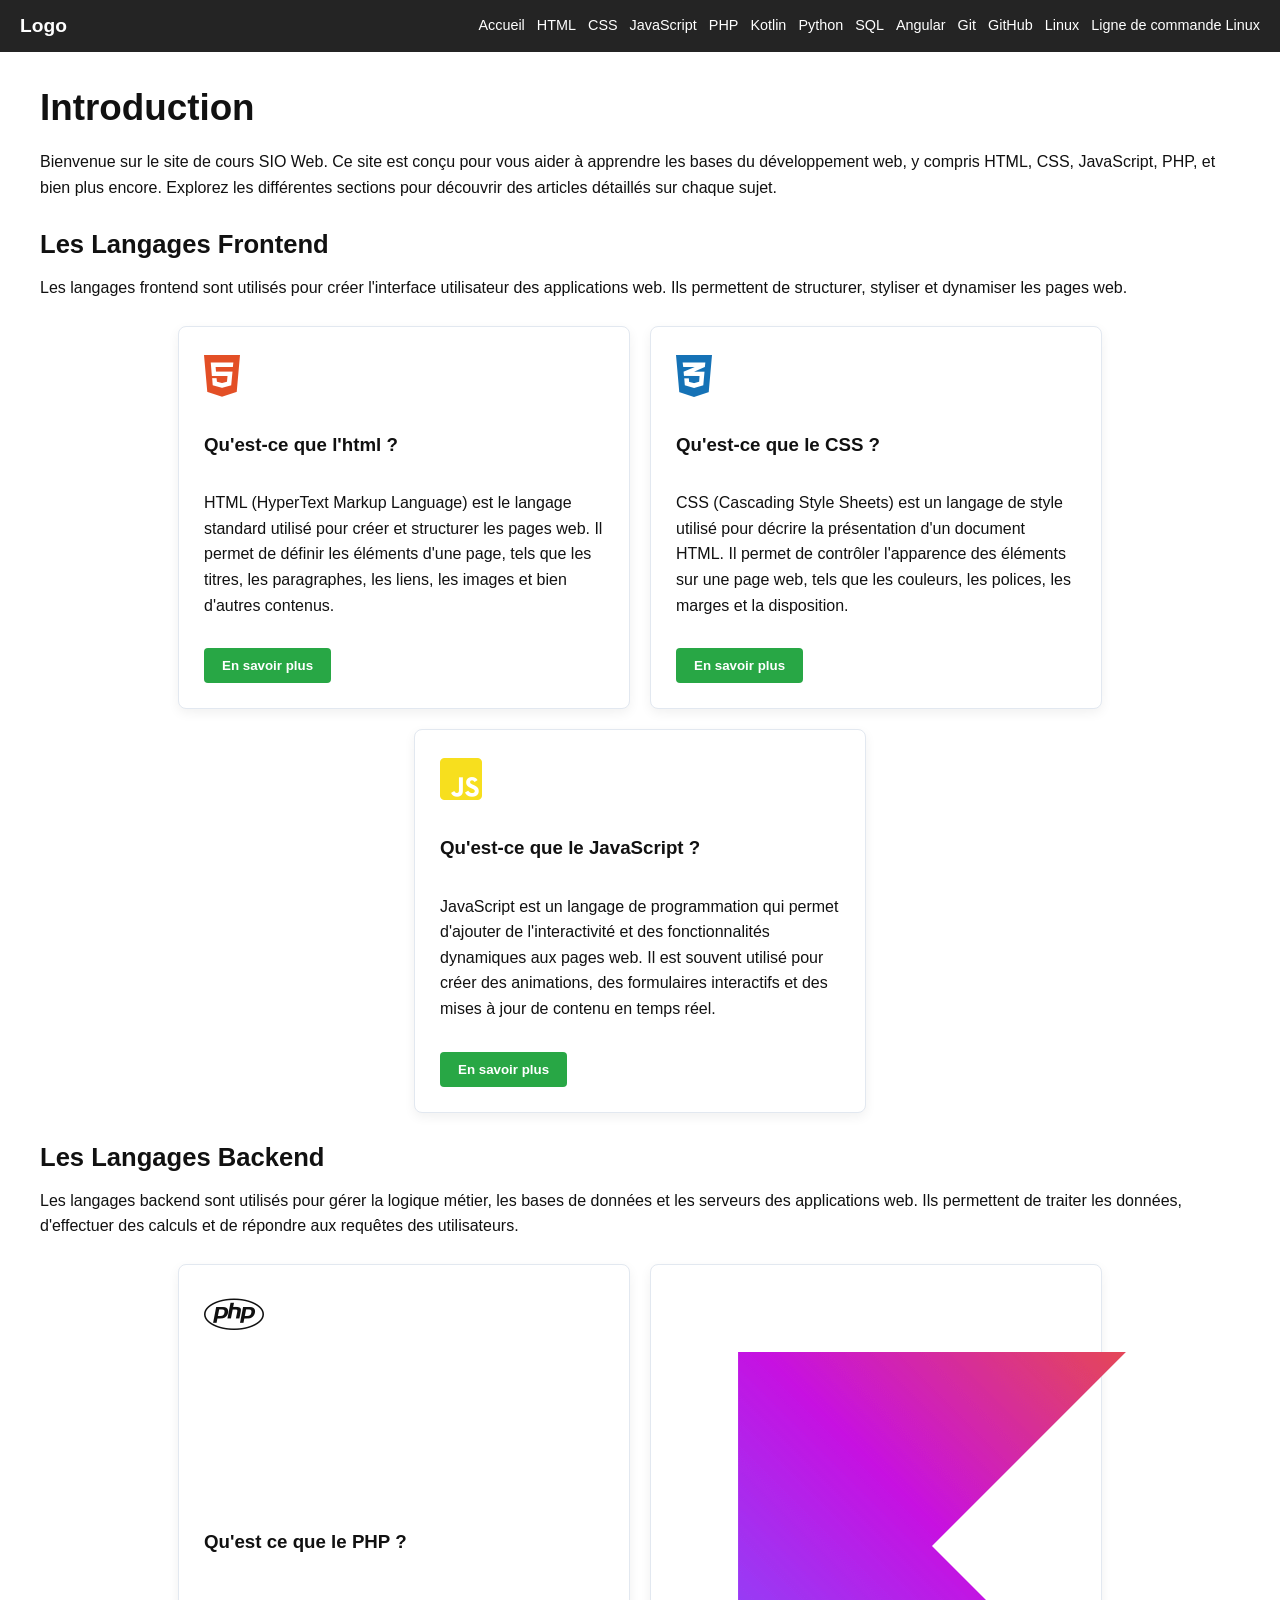
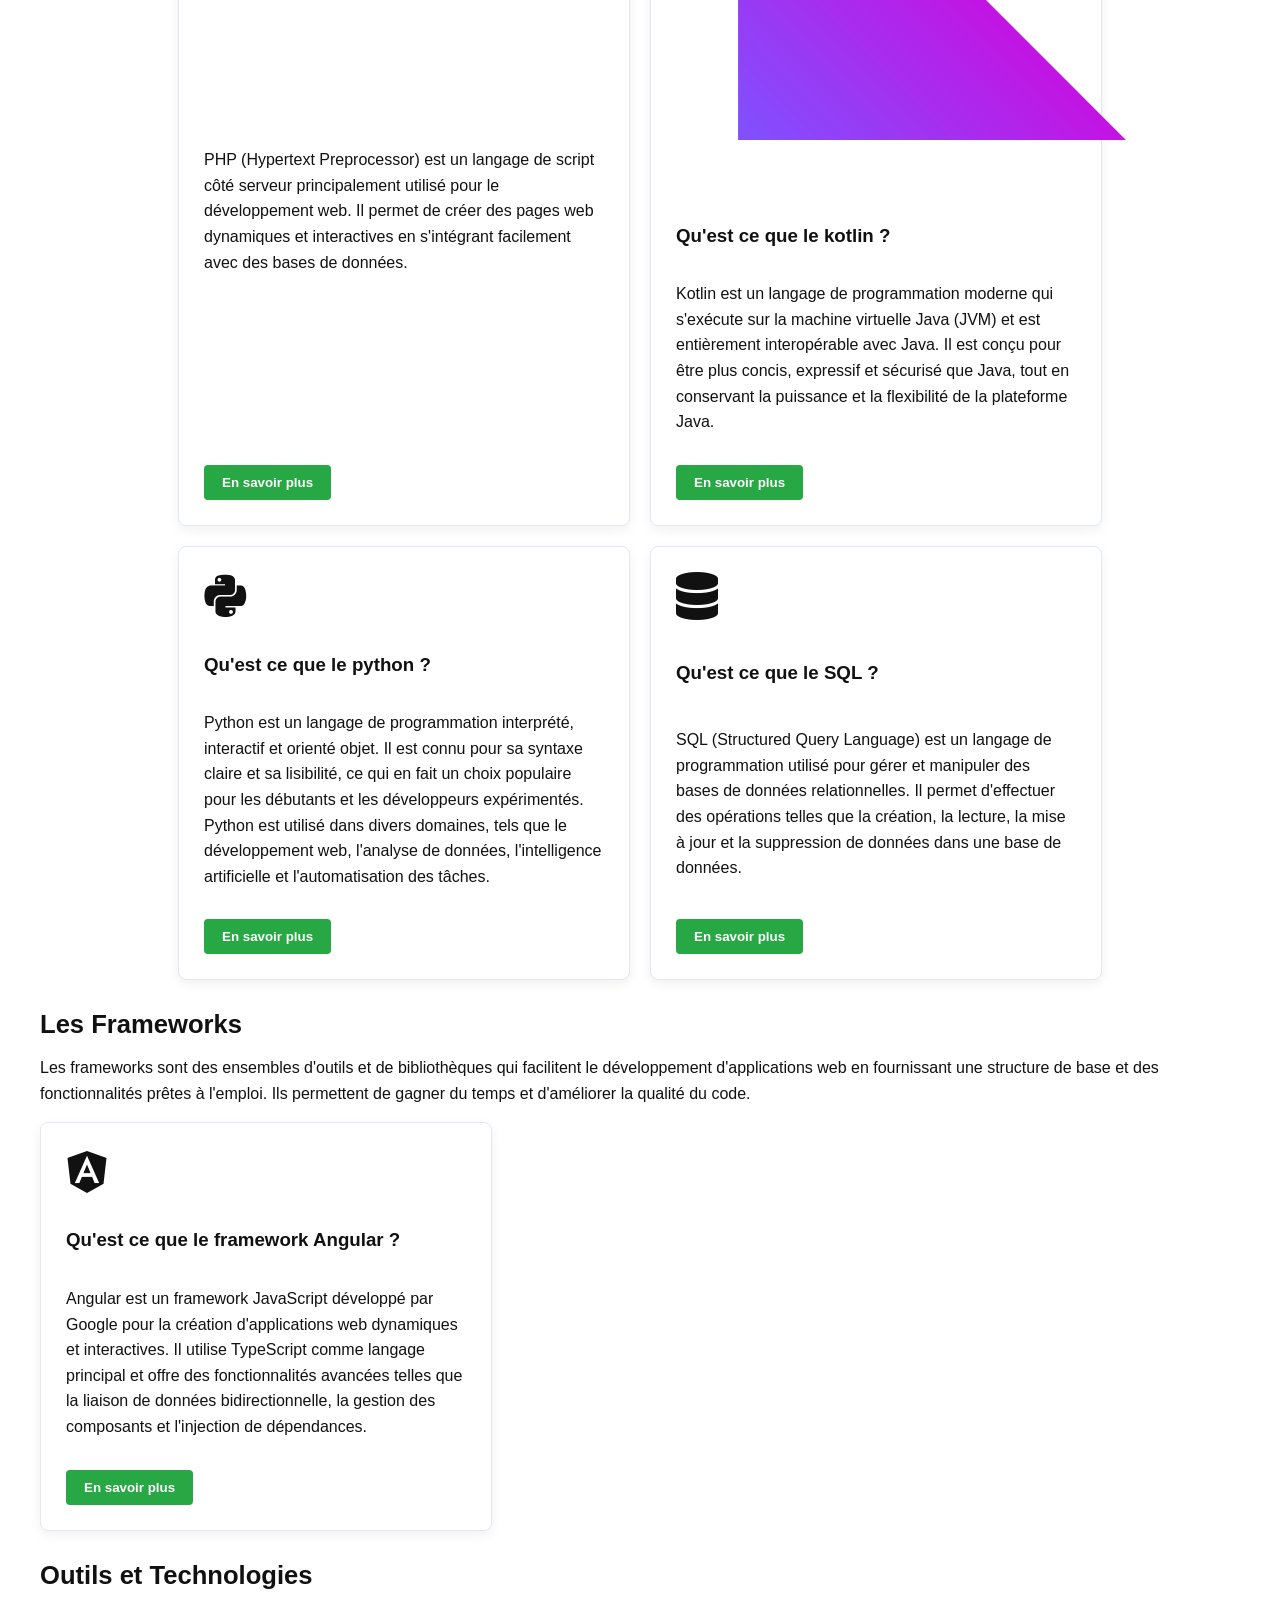
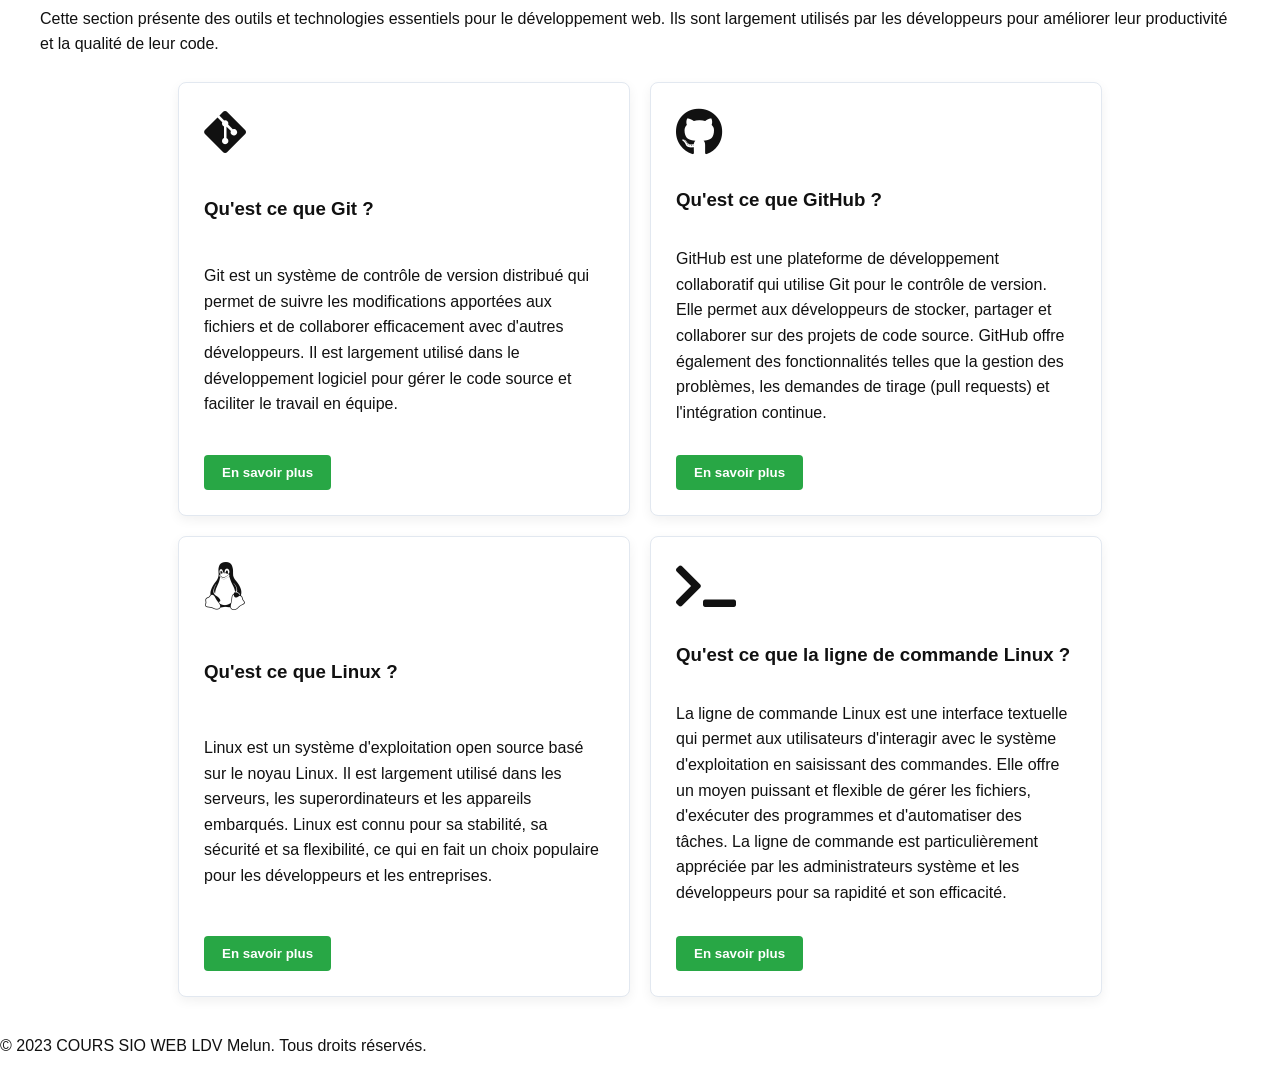
<file: index.html>
<!DOCTYPE html>

<html lang="fr">
  <head>
    <!-- commentaires en html : avec win CTRL + / en linux CTRL+SHIFT+/ (/ à droite de la barre d'espace)-->
    <!--
    le header: 
    Ce composant représente l'en-tête principal de l'application. 
    Il inclut généralement le logo, la navigation principale, et éventuellement des actions utilisateur 
    telles que la connexion ou l'accès au profil. 
    Utilisez ce composant pour afficher les éléments de navigation globaux et renforcer l'identité visuelle de l'application.
-->

    <!--
    <meta charset="UTF-8" /> :
    Définit l'encodage des caractères du document en UTF-8, ce qui permet d'afficher correctement les caractères spéciaux et internationaux.
-->

    <!--
    <meta name="viewport" content="width=device-width, initial-scale=1.0" /> :
    Permet d'assurer que la page s'affiche correctement sur tous les appareils (responsive design) 
    en adaptant la largeur de la page à celle de l'écran de l'utilisateur.
-->
    <meta charset="UTF-8" />
    <meta name="viewport" content="width=device-width, initial-scale=1.0" />
    <link
      rel="shortcut icon"
      href="img/etudiant-diplome-64.png"
      type="image/x-icon"
    />
    <link
      rel="stylesheet"
      href="https://cdnjs.cloudflare.com/ajax/libs/font-awesome/5.15.4/css/all.min.css"
      integrity="sha512-1ycn6IcaQQ40/MKBW2W4Rhis/DbILU74C1vSrLJxCq57o941Ym01SwNsOMqvEBFlcgUa6xLiPY/NS5R+E6ztJQ=="
      crossorigin="anonymous"
      referrerpolicy="no-referrer"
    />
    <!--
      <link rel="stylesheet" href="style.css" /> :
      Lien vers la feuille de style CSS externe qui contient les styles pour la mise en page et l'apparence du site.
      Cela permet de séparer le contenu HTML de la présentation visuelle.-->
    <link rel="stylesheet" href="css/Global.css" />
    <title>COURS SIO WEB | Éléments technique du BTS SIO</title>
        <style>
      /* Force l'affichage horizontal des cartes */
      .d-flex.wrap { 
        display: flex !important;
        flex-direction: row !important; 
        flex-wrap: wrap !important;
        gap: 20px !important; 
        margin-top: 25px !important; 
      }

      /* Redimensionne et stylise les boîtes */
      article {
        background-color: #ffffff !important;
        border: 1px solid #e2e8f0 !important;
        border-radius: 8px !important;
        padding: 25px !important;
        flex: 1 1 300px !important; 
        max-width: 360px !important;
        box-shadow: 0 4px 12px rgba(0, 0, 0, 0.06) !important;
        display: flex !important;
        flex-direction: column !important;
        justify-content: space-between !important;
      }

      /* Aligne les liens du menu noir horizontalement */
      .menu {
        display: flex !important;
        gap: 12px !important;
      }

      /* Force l'affichage et la taille des icônes de couleur */
      .icon {
        font-size: 3rem !important;
        margin-bottom: 15px !important;
        display: block !important;
      }
    </style>

  </head>
  <body>
    <!--
      Le header (<header>) est la section d'en-tête de la page.
      Il contient généralement le titre principal, le logo, et la navigation principale du site.
      Ici, il accueille le titre "Bienvenue sur le site de cours" et le menu de navigation.
    -->
    <header>
      <!--
        La balise <nav> est utilisée pour définir une section de navigation dans le document.
        Elle contient des liens vers les différentes sections du site.
        Ici, elle inclut un logo, un menu de navigation et un menu burger pour les écrans plus petits.-->
      <nav>
        <!--
          La div avec la classe "logo" représente le logo du site.
          Elle peut contenir une image ou du texte qui sert d'identité visuelle pour le site.
          class :
          En CSS, une classe est un sélecteur qui permet d'appliquer des styles à un ou plusieurs éléments HTML portant une même classe. La classe est définie dans le CSS avec un point (.) suivi du nom de la classe.
          id :
          Un identifiant (id) est un sélecteur unique qui permet de cibler un élément HTML spécifique. Contrairement à une classe, un id doit être unique dans le document et est défini dans le CSS avec un dièse (#) suivi du nom de l'id.
          -->
        <div class="logo">Logo</div>
        <div class="menu" id="menu">
          <a href="index.html">Accueil</a>
          <a href="pages/html.html">HTML</a>
          <a href="pages/css.html">CSS</a>
          <a href="pages/javascript.html">JavaScript</a>
          <a href="pages/php.html">PHP</a>
          <a href="pages/kotlin.html">Kotlin</a>
          <a href="pages/python.html">Python</a>
          <a href="pages/sql.html">SQL</a>
          <a href="pages/angular.html">Angular</a>
          <a href="pages/git.html">Git</a>
          <a href="pages/github.html">GitHub</a>
          <a href="pages/linux.html">Linux</a>
          <a href="pages/linux_command_line.html">Ligne de commande Linux</a>
        </div>

        <!--
          La div avec la classe "burger" représente le menu burger, qui est un élément de navigation compact pour les écrans plus petits.

          arial-label="Menu" :
          Attribut utilisé pour fournir une description accessible du menu burger aux technologies d'assistance, comme les lecteurs d'écran.

          aria-expanded="false" : Indique si le menu burger est actuellement ouvert ou fermé.
          role="button" : Indique que cet élément agit comme un bouton interactif.
          tabindex="0" : Permet à l'élément d'être focalisé par le clavier, rendant le menu accessible aux utilisateurs de claviers.
          Ces attributs améliorent l'accessibilité du menu burger pour les utilisateurs de technologies d'assistance.
          -->
        <div
          class="burger"
          id="burger"
          aria-label="Menu"
          aria-expanded="false"
          role="button"
          tabindex="0"
        >
          <!--
            Les <div> à l'intérieur de la classe "burger" représentent les trois barres du menu burger.
            Elles sont stylisées pour ressembler à un hamburger.-->
          <div></div>
          <div></div>
          <div></div>
        </div>
      </nav>
    </header>

    <!--
      Le main (<main>) est la section principale du contenu de la page.
      Il contient les sections et les informations principales que l'utilisateur doit lire ou interagir avec.
      Ici, il inclut une section d'introduction au site.-->
    <main>
      <section>
        <!--
          La section <section> est utilisée pour regrouper des contenus thématiquement liés.
          Ici, elle contient un titre et un paragraphe d'introduction au site.-->
        <h1>Introduction</h1>
        <p>
          Bienvenue sur le site de cours SIO Web. Ce site est conçu pour vous
          aider à apprendre les bases du développement web, y compris HTML, CSS,
          JavaScript, PHP, et bien plus encore. Explorez les différentes
          sections pour découvrir des articles détaillés sur chaque sujet.
        </p>
      </section>
      <!--
        La section suivante contient des articles sur différents sujets liés au développement web.
        Chaque article présente un sujet spécifique avec un titre, une description et un bouton pour en savoir plus.-->
      <section>
        <h2>Les Langages Frontend</h2>
        <p>
          Les langages frontend sont utilisés pour créer l'interface utilisateur
          des applications web. Ils permettent de structurer, styliser et
          dynamiser les pages web.
          <!-- article sur l'html-->
        </p>
        <!--
          Le cumul des classes dans une balise HTML se réfère à la possibilité d'associer plusieurs classes à un même élément en utilisant l'attribut class. Cela permet d'appliquer plusieurs styles ou comportements à cet élément, en combinant différentes classes CSS. -->
        <div class="d-flex wrap">
          <article>
            <i class="fab fa-html5 htmlColor icon"></i>
            <h3>Qu'est-ce que l'html ?</h3>
            <p>
              HTML (HyperText Markup Language) est le langage standard utilisé
              pour créer et structurer les pages web. Il permet de définir les
              éléments d'une page, tels que les titres, les paragraphes, les
              liens, les images et bien d'autres contenus.
            </p>
            <button><a href="html.html">En savoir plus</a></button>
          </article>
          <!-- article sur le css-->
          <article>
            <i class="fab fa-css3-alt cssColor icon"></i>
            <h3>Qu'est-ce que le CSS ?</h3>
            <p>
              CSS (Cascading Style Sheets) est un langage de style utilisé pour
              décrire la présentation d'un document HTML. Il permet de contrôler
              l'apparence des éléments sur une page web, tels que les couleurs,
              les polices, les marges et la disposition.
            </p>
            <button><a href="css.html">En savoir plus</a></button>
          </article>
          <!-- article sur le javascript-->
          <article>
            <i class="fab fa-js-square jsColor icon"></i>
            <h3>Qu'est-ce que le JavaScript ?</h3>
            <p>
              JavaScript est un langage de programmation qui permet d'ajouter de
              l'interactivité et des fonctionnalités dynamiques aux pages web.
              Il est souvent utilisé pour créer des animations, des formulaires
              interactifs et des mises à jour de contenu en temps réel.
            </p>
            <button><a href="javascript.html">En savoir plus</a></button>
          </article>
        </div>
        <h2>Les Langages Backend</h2>
        <p>
          Les langages backend sont utilisés pour gérer la logique métier, les
          bases de données et les serveurs des applications web. Ils permettent
          de traiter les données, d'effectuer des calculs et de répondre aux
          requêtes des utilisateurs.
        </p>
        <div class="d-flex wrap">
          <!-- article sur le php-->
          <article>
            <i class="fab fa-php phpColor icon"></i>
            <h3>Qu'est ce que le PHP ?</h3>
            <p>
              PHP (Hypertext Preprocessor) est un langage de script côté serveur
              principalement utilisé pour le développement web. Il permet de
              créer des pages web dynamiques et interactives en s'intégrant
              facilement avec des bases de données.
            </p>
            <button><a href="php.html">En savoir plus</a></button>
          </article>
          <!-- article sur le kotlin-->
          <article>
            <div>
              <img src="img/Kotlin.png" alt="Kotlin Logo" class="kotlinLogo" />
            </div>
            <h3>Qu'est ce que le kotlin ?</h3>
            <p>
              Kotlin est un langage de programmation moderne qui s'exécute sur
              la machine virtuelle Java (JVM) et est entièrement interopérable
              avec Java. Il est conçu pour être plus concis, expressif et
              sécurisé que Java, tout en conservant la puissance et la
              flexibilité de la plateforme Java.
            </p>
            <button><a href="kotlin.html">En savoir plus</a></button>
          </article>
          <!-- article sur le python-->
          <article>
            <i class="fab fa-python pythonColor icon"></i>
            <h3>Qu'est ce que le python ?</h3>
            <p>
              Python est un langage de programmation interprété, interactif et
              orienté objet. Il est connu pour sa syntaxe claire et sa
              lisibilité, ce qui en fait un choix populaire pour les débutants
              et les développeurs expérimentés. Python est utilisé dans divers
              domaines, tels que le développement web, l'analyse de données,
              l'intelligence artificielle et l'automatisation des tâches.
            </p>
            <button><a href="python.html">En savoir plus</a></button>
          </article>
          <!-- article sur le SQL-->
          <article>
            <i class="fas fa-database sqlColor icon"></i>
            <h3>Qu'est ce que le SQL ?</h3>
            <p>
              SQL (Structured Query Language) est un langage de programmation
              utilisé pour gérer et manipuler des bases de données
              relationnelles. Il permet d'effectuer des opérations telles que la
              création, la lecture, la mise à jour et la suppression de données
              dans une base de données.
            </p>
            <button><a href="sql.html">En savoir plus</a></button>
          </article>
        </div>
      </section>
      <!--
        La section suivante présente les frameworks, avec un bref aperçu et un lien pour en savoir plus.
      -->
      <section>
        <h2>Les Frameworks</h2>
        <p>
          Les frameworks sont des ensembles d'outils et de bibliothèques qui
          facilitent le développement d'applications web en fournissant une
          structure de base et des fonctionnalités prêtes à l'emploi. Ils
          permettent de gagner du temps et d'améliorer la qualité du code.
        </p>
        <article>
          <i class="fab fa-angular angularColor icon"></i>
          <h3>Qu'est ce que le framework Angular ?</h3>
          <p>
            Angular est un framework JavaScript développé par Google pour la
            création d'applications web dynamiques et interactives. Il utilise
            TypeScript comme langage principal et offre des fonctionnalités
            avancées telles que la liaison de données bidirectionnelle, la
            gestion des composants et l'injection de dépendances.
          </p>
          <button><a href="angular.html">En savoir plus</a></button>
        </article>
      </section>
      <!--
        La section suivante présente des outils et technologies essentiels pour le développement web.
        Chaque article fournit une brève description et un lien pour en savoir plus.
      -->
      <section>
        <h2>Outils et Technologies</h2>
        <p>
          Cette section présente des outils et technologies essentiels pour le
          développement web. Ils sont largement utilisés par les développeurs
          pour améliorer leur productivité et la qualité de leur code.
        </p>
        <div class="d-flex wrap">
          <!-- article sur Git-->
          <article>
            <i class="fab fa-git-alt gitColor icon"></i>
            <h3>Qu'est ce que Git ?</h3>
            <p>
              Git est un système de contrôle de version distribué qui permet de
              suivre les modifications apportées aux fichiers et de collaborer
              efficacement avec d'autres développeurs. Il est largement utilisé
              dans le développement logiciel pour gérer le code source et
              faciliter le travail en équipe.
            </p>
            <button><a href="git.html">En savoir plus</a></button>
          </article>
          <!-- article sur GitHub-->
          <article>
            <i class="fab fa-github githubColor icon"></i>
            <h3>Qu'est ce que GitHub ?</h3>
            <p>
              GitHub est une plateforme de développement collaboratif qui
              utilise Git pour le contrôle de version. Elle permet aux
              développeurs de stocker, partager et collaborer sur des projets de
              code source. GitHub offre également des fonctionnalités telles que
              la gestion des problèmes, les demandes de tirage (pull requests)
              et l'intégration continue.
            </p>
            <button><a href="github.html">En savoir plus</a></button>
          </article>

          <!-- article sur linux-->
          <article>
            <i class="fab fa-linux linuxColor icon"></i>
            <h3>Qu'est ce que Linux ?</h3>
            <p>
              Linux est un système d'exploitation open source basé sur le noyau
              Linux. Il est largement utilisé dans les serveurs, les
              superordinateurs et les appareils embarqués. Linux est connu pour
              sa stabilité, sa sécurité et sa flexibilité, ce qui en fait un
              choix populaire pour les développeurs et les entreprises.
            </p>
            <button><a href="linux.html">En savoir plus</a></button>
          </article>
          <!-- article sur ligne de commande linux-->
          <article>
            <i class="fas fa-terminal terminalColor icon"></i>
            <h3>Qu'est ce que la ligne de commande Linux ?</h3>
            <p>
              La ligne de commande Linux est une interface textuelle qui permet
              aux utilisateurs d'interagir avec le système d'exploitation en
              saisissant des commandes. Elle offre un moyen puissant et flexible
              de gérer les fichiers, d'exécuter des programmes et d'automatiser
              des tâches. La ligne de commande est particulièrement appréciée
              par les administrateurs système et les développeurs pour sa
              rapidité et son efficacité.
            </p>
            <button>
              <a href="linux_command_line.html">En savoir plus</a>
            </button>
          </article>
        </div>
      </section>
    </main>
    <!--
      Le footer (<footer>) est la section de pied de page de la page.
      Il contient généralement des informations supplémentaires comme les droits d'auteur, les liens vers les politiques de confidentialité, etc.
      Ici, il affiche un message de droits d'auteur.
    -->
    <footer>
      <p>&copy; 2023 COURS SIO WEB LDV Melun. Tous droits réservés.</p>
    </footer>
    <!-- script en bas de page aprés le footer-->
    <script src="js/main.js"></script>
  </body>
</html>
</file>
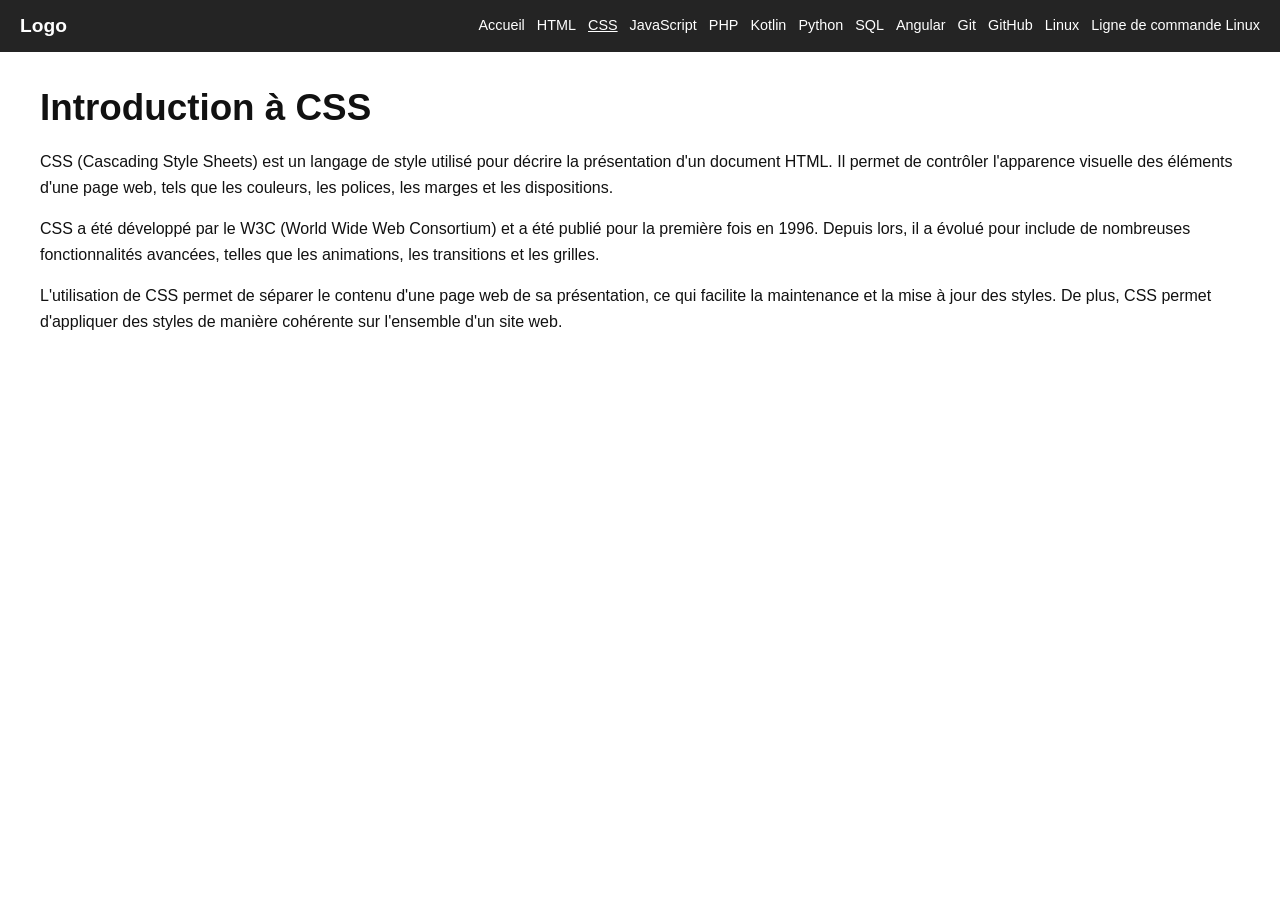
<file: pages/css.html>
<!DOCTYPE html>
<html lang="fr">
<head>
    <meta charset="UTF-8">
    <meta name="viewport" content="width=device-width, initial-scale=1.0">
    <link rel="shortcut icon" href="../img/etudiant-diplome-64.png" type="image/x-icon" />
    <link rel="stylesheet" href="https://cloudflare.com" />
    <link rel="stylesheet" href="../css/Global.css">
    <title>Introduction à CSS</title>
</head>
<body>
    <header>
      <nav>
        <div class="logo">Logo</div>
        <div class="menu" id="menu">
          <a href="../index.html">Accueil</a>
          <a href="html.html">HTML</a>
          <a href="css.html" class="active">CSS</a>
          <a href="#">JavaScript</a>
          <a href="#">PHP</a>
          <a href="#">Kotlin</a>
          <a href="#">Python</a>
          <a href="#">SQL</a>
          <a href="#">Angular</a>
          <a href="#">Git</a>
          <a href="#">GitHub</a>
          <a href="#">Linux</a>
          <a href="#">Ligne de commande Linux</a>
        </div>
      </nav>
    </header>

    <main>
        <section>
            <h1>Introduction à CSS</h1>
            <p>CSS (Cascading Style Sheets) est un langage de style utilisé pour décrire la présentation d'un document HTML. Il permet de contrôler l'apparence visuelle des éléments d'une page web, tels que les couleurs, les polices, les marges et les dispositions.</p>
            <p>CSS a été développé par le W3C (World Wide Web Consortium) et a été publié pour la première fois en 1996. Depuis lors, il a évolué pour include de nombreuses fonctionnalités avancées, telles que les animations, les transitions et les grilles.</p>
            <p>L'utilisation de CSS permet de séparer le contenu d'une page web de sa présentation, ce qui facilite la maintenance et la mise à jour des styles. De plus, CSS permet d'appliquer des styles de manière cohérente sur l'ensemble d'un site web.</p>
        </section>
    </main>
</body>
</html>
</file>
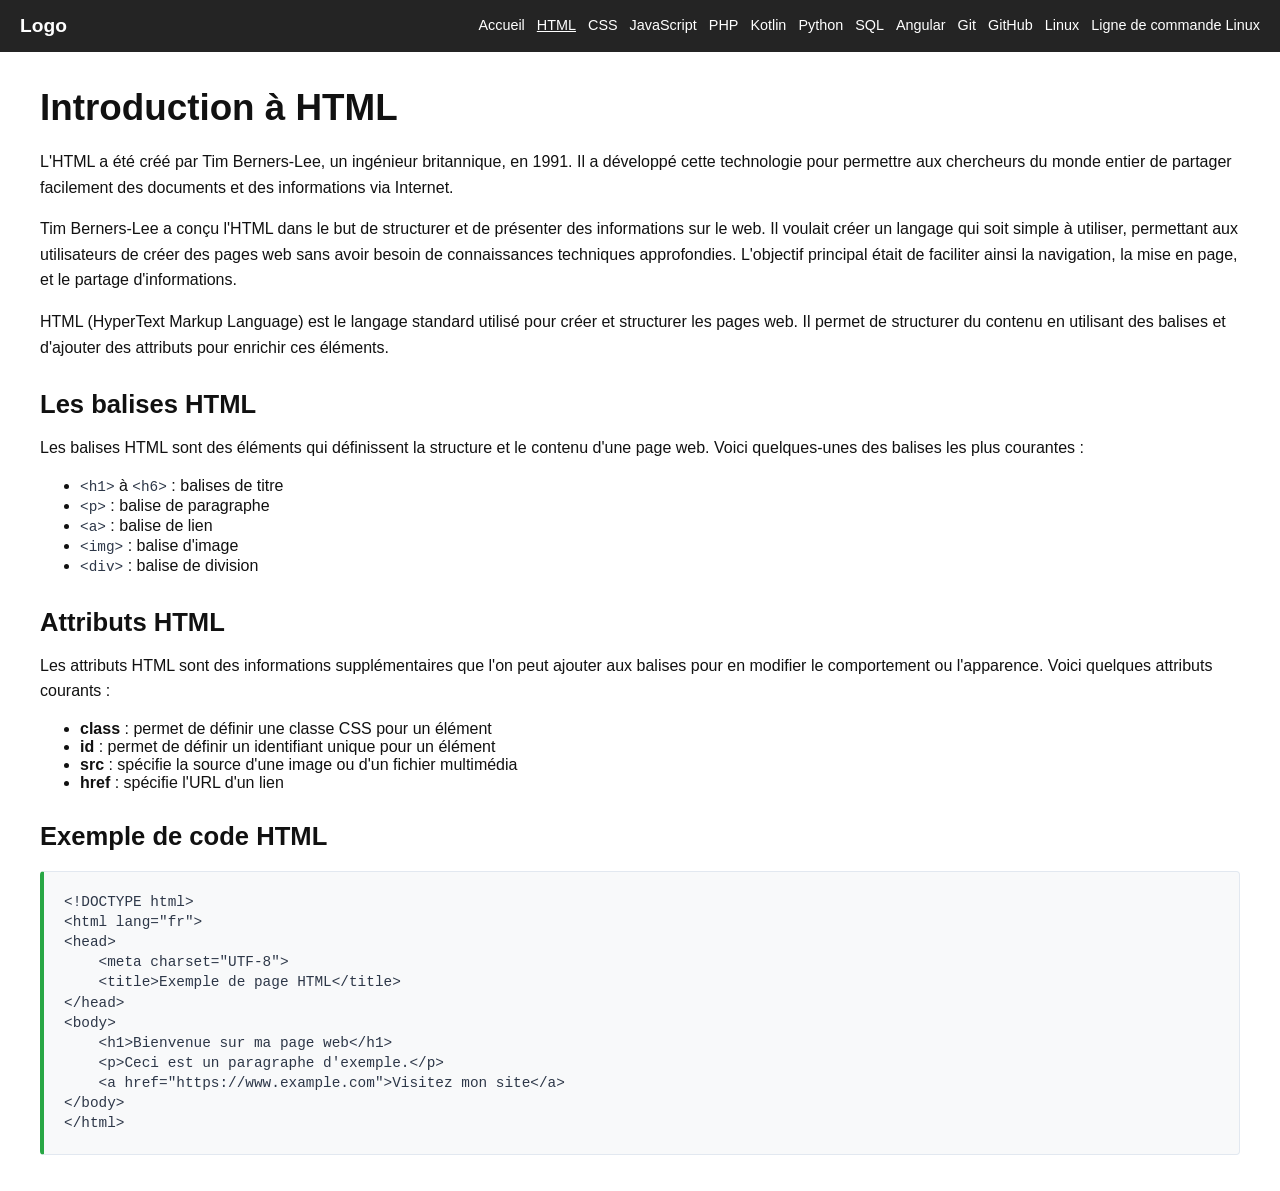
<file: pages/html.html>
<!DOCTYPE html>
<html lang="fr">
<head>
    <meta charset="UTF-8">
    <meta name="viewport" content="width=device-width, initial-scale=1.0">
    <link rel="shortcut icon" href="../img/etudiant-diplome-64.png" type="image/x-icon" />
    <link rel="stylesheet" href="https://cloudflare.com" />
    <link rel="stylesheet" href="../css/Global.css">
    <title>Introduction à HTML</title>
</head>
<body>
    <header>
      <nav>
        <div class="logo">Logo</div>
        <div class="menu" id="menu">
          <a href="../index.html">Accueil</a>
          <a href="html.html" class="active">HTML</a>
          <a href="css.html">CSS</a>
          <a href="#">JavaScript</a>
          <a href="#">PHP</a>
          <a href="#">Kotlin</a>
          <a href="#">Python</a>
          <a href="#">SQL</a>
          <a href="#">Angular</a>
          <a href="#">Git</a>
          <a href="#">GitHub</a>
          <a href="#">Linux</a>
          <a href="#">Ligne de commande Linux</a>
        </div>
      </nav>
    </header>

    <main>
        <section>
            <h1>Introduction à HTML</h1>
            <p>L'HTML a été créé par Tim Berners-Lee, un ingénieur britannique, en 1991. Il a développé cette technologie pour permettre aux chercheurs du monde entier de partager facilement des documents et des informations via Internet.</p>
            <p>Tim Berners-Lee a conçu l'HTML dans le but de structurer et de présenter des informations sur le web. Il voulait créer un langage qui soit simple à utiliser, permettant aux utilisateurs de créer des pages web sans avoir besoin de connaissances techniques approfondies. L'objectif principal était de faciliter ainsi la navigation, la mise en page, et le partage d'informations.</p>
            <p>HTML (HyperText Markup Language) est le langage standard utilisé pour créer et structurer les pages web. Il permet de structurer du contenu en utilisant des balises et d'ajouter des attributs pour enrichir ces éléments.</p>

            <h2>Les balises HTML</h2>
            <p>Les balises HTML sont des éléments qui définissent la structure et le contenu d'une page web. Voici quelques-unes des balises les plus courantes :</p>
            <ul>
                <li><code>&lt;h1&gt;</code> à <code>&lt;h6&gt;</code> : balises de titre</li>
                <li><code>&lt;p&gt;</code> : balise de paragraphe</li>
                <li><code>&lt;a&gt;</code> : balise de lien</li>
                <li><code>&lt;img&gt;</code> : balise d'image</li>
                <li><code>&lt;div&gt;</code> : balise de division</li>
            </ul>

            <h2>Attributs HTML</h2>
            <p>Les attributs HTML sont des informations supplémentaires que l'on peut ajouter aux balises pour en modifier le comportement ou l'apparence. Voici quelques attributs courants :</p>
            <ul>
                <li><strong>class</strong> : permet de définir une classe CSS pour un élément</li>
                <li><strong>id</strong> : permet de définir un identifiant unique pour un élément</li>
                <li><strong>src</strong> : spécifie la source d'une image ou d'un fichier multimédia</li>
                <li><strong>href</strong> : spécifie l'URL d'un lien</li>
            </ul>

            <h2>Exemple de code HTML</h2>
            <pre><code>&lt;!DOCTYPE html&gt;
&lt;html lang="fr"&gt;
&lt;head&gt;
    &lt;meta charset="UTF-8"&gt;
    &lt;title&gt;Exemple de page HTML&lt;/title&gt;
&lt;/head&gt;
&lt;body&gt;
    &lt;h1&gt;Bienvenue sur ma page web&lt;/h1&gt;
    &lt;p&gt;Ceci est un paragraphe d'exemple.&lt;/p&gt;
    &lt;a href="https://www.example.com"&gt;Visitez mon site&lt;/a&gt;
&lt;/body&gt;
&lt;/html&gt;</code></pre>
        </section>
    </main>
</body>
</html>
</file>
<file: css/Global.css>
/* ==========================================================================
   1. STYLES DE BASE (Fond blanc et texte noir partout)
   ========================================================================== */
body {
  font-family: Arial, sans-serif;
  margin: 0;
  padding: 0;
  background-color: #ffffff !important;
  color: #111111;
}

main {
  padding: 20px;
  max-width: 1200px;
  margin: 0 auto;
}

h1 { font-size: 2.3rem; margin-top: 15px; margin-bottom: 20px; }
h2 { font-size: 1.6rem; margin-top: 30px; margin-bottom: 15px; }
p { line-height: 1.6; margin-bottom: 15px; }

/* ==========================================================================
   2. BARRE DE NAVIGATION FLUIDE (FOND NOIR)
   ========================================================================== */
header {
  background-color: #242424;
  color: #ffffff;
}

nav {
  display: flex;
  justify-content: space-between;
  align-items: center;
  padding: 15px 20px;
}

.logo {
  font-weight: bold;
  font-size: 1.2rem;
}

.menu {
  display: flex;
  flex-wrap: nowrap;
  overflow-x: auto;
  gap: 12px;
  padding-bottom: 3px;
}

.menu a {
  color: #ffffff;
  text-decoration: none;
  font-size: 0.9rem;
  white-space: nowrap;
}

.menu a:hover, .menu a.active {
  text-decoration: underline;
}

.burger { display: none; }

/* ==========================================================================
   3. STRUCTURE ET CARTES DE L'ACCUEIL (2 en haut, 1 en dessous centrée)
   ========================================================================== */
.d-flex { 
  display: flex; 
}
.wrap { 
  flex-wrap: wrap; 
}

.d-flex.wrap {
  gap: 30px;
  margin-top: 25px;
  justify-content: center; /* Centre la troisième carte sur la deuxième ligne */
}

article {
  background-color: #ffffff !important;
  border: 1px solid #e2e8f0;
  border-radius: 8px;
  padding: 25px;
  /* Augmentation de la taille minimale pour forcer la 3e carte à descendre */
  flex: 1 1 45%; 
  min-width: 400px;
  max-width: 540px;
  box-shadow: 0 4px 12px rgba(0, 0, 0, 0.06);
  display: flex;
  flex-direction: column;
  justify-content: space-between;
}

/* Style des icônes FontAwesome */
.icon { 
  font-size: 3.5rem; /* Agrandit les logos */
  margin-bottom: 15px; 
  display: block;
}
.htmlColor { color: #e34f26; }
.cssColor { color: #1572b6; }
.jsColor { color: #f7df1e; }

/* Boutons verts */
button {
  background-color: #28a745;
  border: none;
  border-radius: 4px;
  padding: 10px 18px;
  cursor: pointer;
  margin-top: 15px;
  align-self: flex-start;
}
button a { color: #ffffff !important; text-decoration: none; font-weight: bold; }
button:hover { background-color: #218838; }

/* ==========================================================================
   4. STRUCTURE ET ENCADRÉ DE CODE (PAGE HTML)
   ========================================================================== */
pre {
  background-color: #f8f9fa;
  border: 1px solid #e2e8f0;
  border-left: 4px solid #28a745;
  padding: 20px;
  border-radius: 4px;
  overflow-x: auto;
  font-family: 'Courier New', Courier, monospace;
  margin-top: 20px;
}
code { font-size: 0.9rem; color: #2d3748; line-height: 1.4; }
</file>
